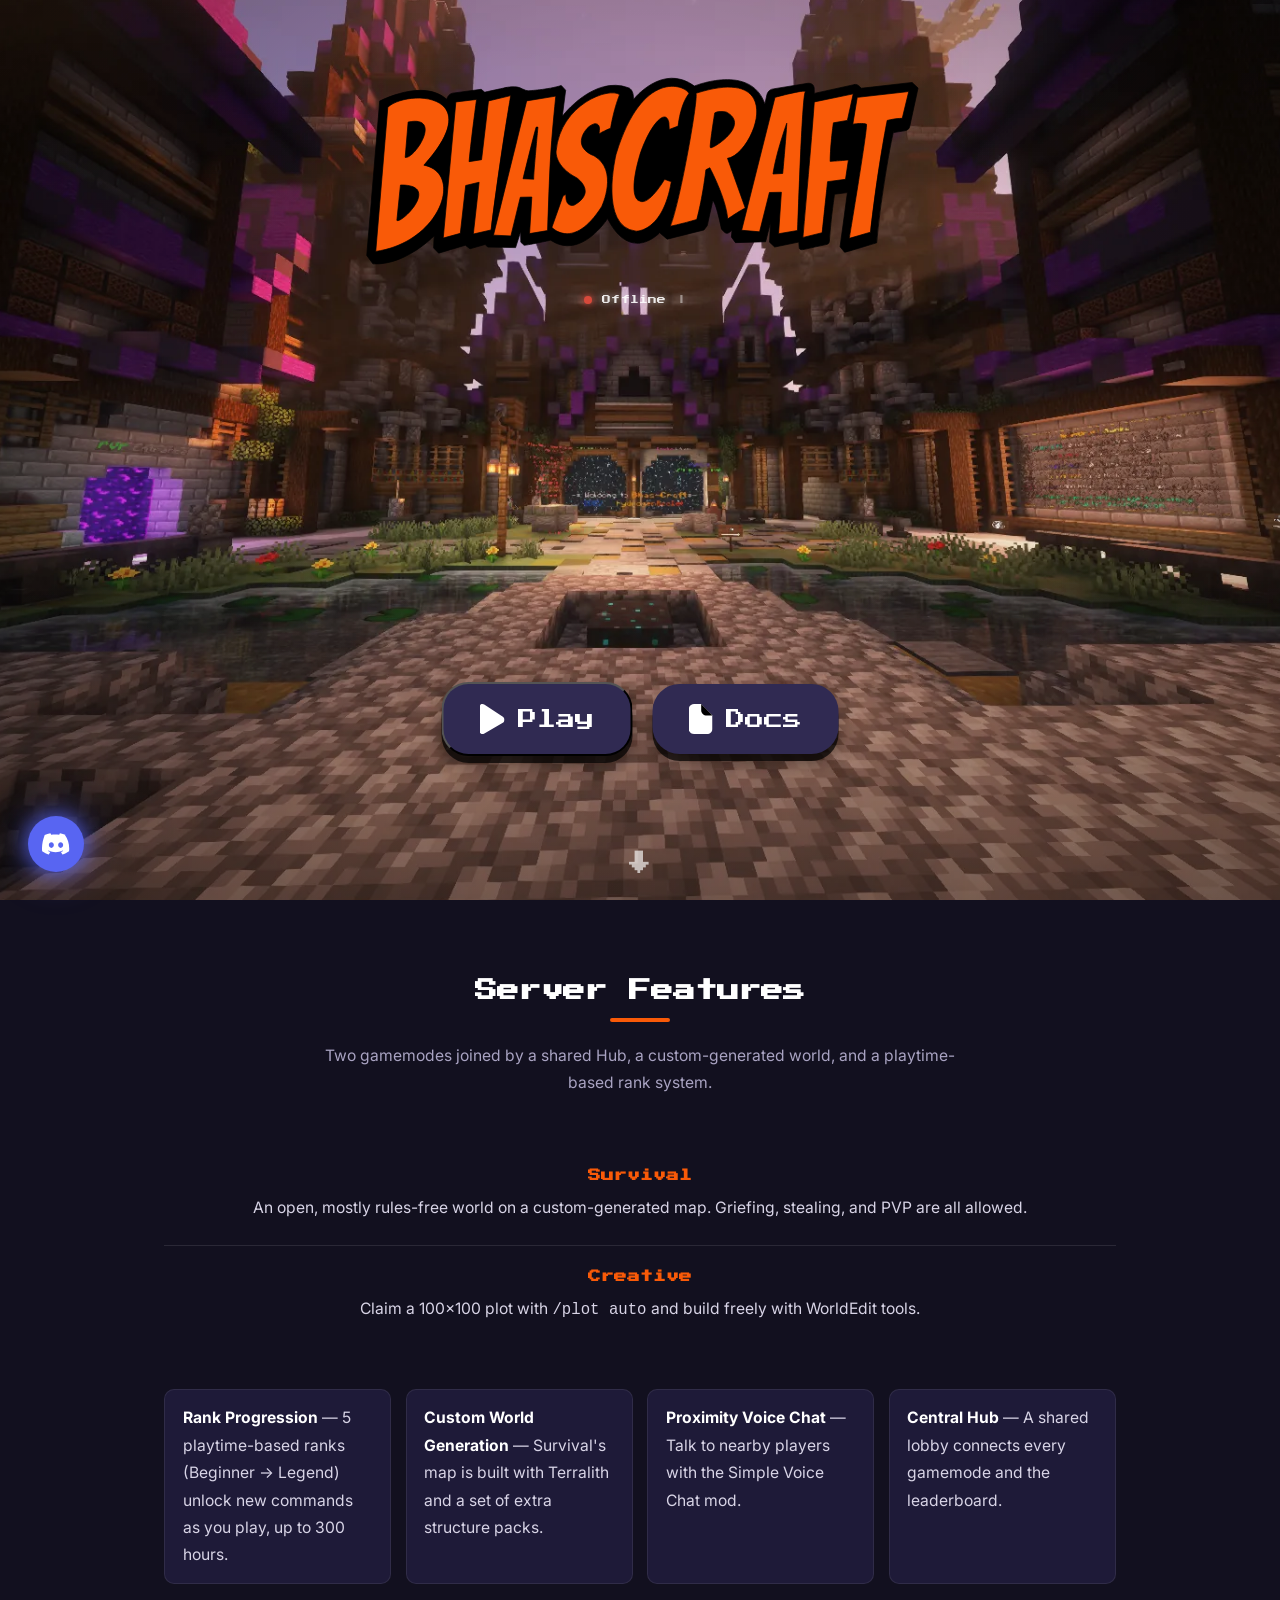
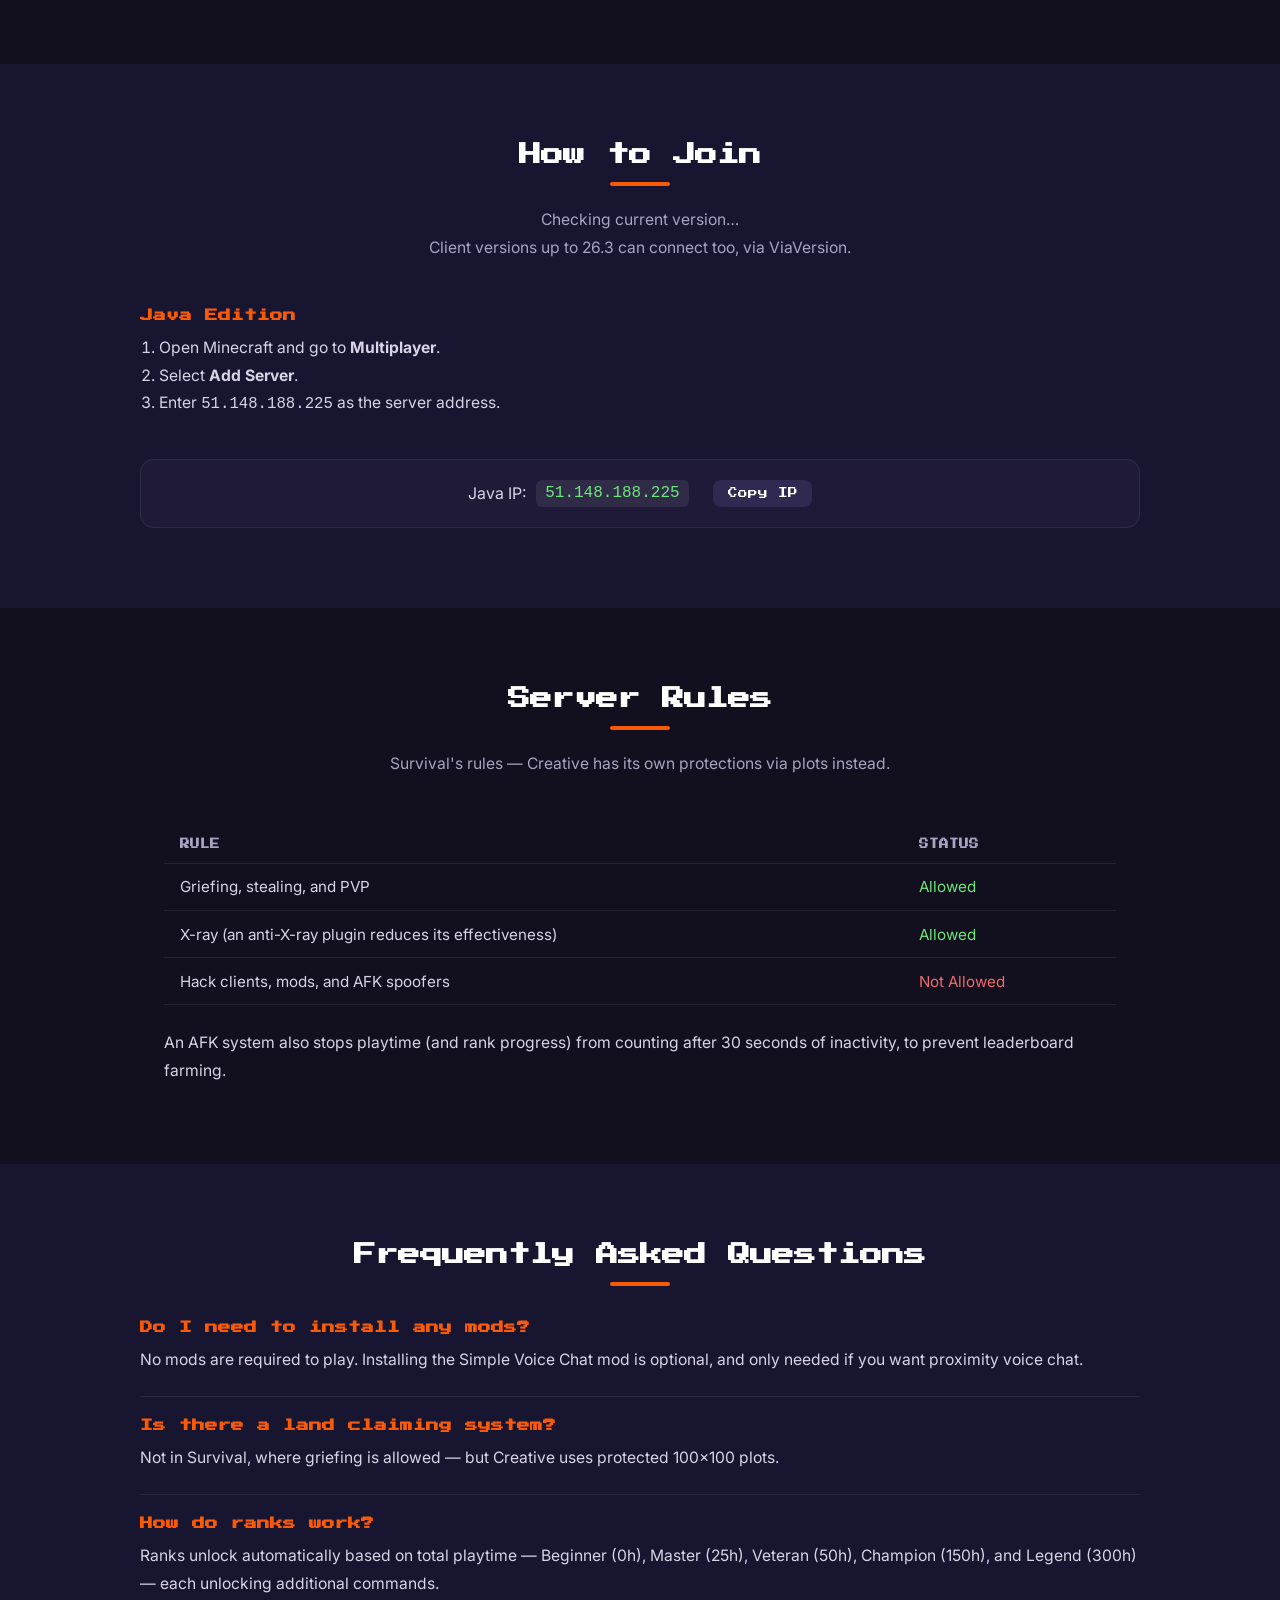
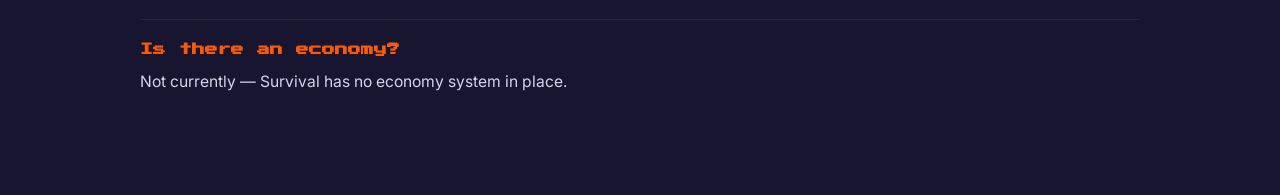
<file: index.html>
<!DOCTYPE html>
<html lang="en">
<head>
<meta charset="UTF-8">
<meta name="viewport" content="width=device-width, initial-scale=1.0">
<title>BhasCraft - Survival & Creative Minecraft Server | Java Edition</title>
<meta name="description" content="Join BhasCraft, a Minecraft server with Survival and Creative plots, running a custom-generated world with Terralith and extra structure packs. Java Edition. IP: 51.148.188.225">
<link rel="canonical" href="https://bhascraft.github.io/">
<link rel="icon" type="image/png" href="favicon.png">

<meta property="og:title" content="BhasCraft Minecraft Server">
<meta property="og:description" content="Survival & Creative — join BhasCraft on Java Edition at 51.148.188.225.">
<meta property="og:type" content="website">
<meta property="og:url" content="https://bhascraft.github.io/">
<meta property="og:image" content="https://bhascraft.github.io/Bhascraft.svg">

<script type="application/ld+json">
{
  "@context": "https://schema.org",
  "@type": "WebSite",
  "name": "BhasCraft Minecraft Server",
  "url": "https://bhascraft.github.io/",
  "description": "BhasCraft is a Minecraft server featuring Survival and Creative plots on Java Edition, with a custom-generated world built using Terralith and extra structure packs."
}
</script>

<link rel="preconnect" href="https://fonts.googleapis.com">
<link rel="preconnect" href="https://fonts.gstatic.com" crossorigin>
<link href="https://fonts.googleapis.com/css2?family=Press+Start+2P&family=Inter:wght@400;500;600;700&display=swap" rel="stylesheet">
<style>
  *, *::before, *::after { margin: 0; padding: 0; box-sizing: border-box; }

  html { scroll-behavior: smooth; }
  html, body { width: 100%; overflow-x: hidden; }

  /* Visually hidden but readable by search engines & screen readers */
  .sr-only {
    position: absolute;
    width: 1px;
    height: 1px;
    padding: 0;
    margin: -1px;
    overflow: hidden;
    clip: rect(0, 0, 0, 0);
    white-space: nowrap;
    border: 0;
  }

  body { font-family: 'Press Start 2P', monospace; background: #12101f; }

  /* ── Background ─────────────────────────────────────── */
  .hero {
    position: relative;
    width: 100vw;
    height: 100vh;
    /* Mobile browsers count the address bar / toolbar space in 100vh, even
       though that space isn't actually visible on load — so the hero (and
       the scroll-cue pinned near its bottom) extends below the real fold.
       100svh ("small viewport height") is sized to the guaranteed-visible
       area with browser chrome shown, so the whole hero always fits.
       Kept 100vh above as a fallback for browsers that don't support svh. */
    height: 100svh;
    display: flex;
    flex-direction: column;
    align-items: center;
  }

  .hero-bg {
    position: absolute;
    inset: -6%;
    background: url('Backround.webp') center / cover no-repeat;
    z-index: 0;
    will-change: transform;
  }

  /* Subtle vignette so the UI pops */
  .hero-bg::after {
    content: '';
    position: absolute;
    inset: 0;
    background:
      radial-gradient(ellipse at 50% 40%, transparent 35%, rgba(0,0,0,0.35) 100%),
      linear-gradient(to bottom, rgba(0,0,0,0.1) 0%, transparent 30%, transparent 60%, rgba(0,0,0,0.3) 100%);
  }

  /* ── Entry animations ───────────────────────────────── */
  @keyframes fadeUp {
    from { opacity: 0; transform: translateX(-50%) translateY(28px); }
    to   { opacity: 1; transform: translateX(-50%) translateY(0); }
  }

  @keyframes fadeUpButtons {
    from { opacity: 0; transform: translateX(-50%) translateY(20px); }
    to   { opacity: 1; transform: translateX(-50%) translateY(0); }
  }

  /* ── Logo ───────────────────────────────────────────── */
  .logo {
    position: absolute;
    top: 7%;
    left: 50%;
    transform: translateX(-50%);
    z-index: 1;
    width: min(580px, 78vw);
    display: flex;
    flex-direction: column;
    align-items: center;

    opacity: 0;
    animation: fadeUp 0.7s cubic-bezier(0.22, 1, 0.36, 1) 0.1s forwards;
  }
  .logo img { width: 100%; height: auto; display: block; }

  /* ── Server status ──────────────────────────────────── */
  .server-status {
    margin-top: 16px;
    display: flex;
    align-items: center;
    gap: 10px;
    color: #fff;
    font-family: 'Press Start 2P', monospace;
    font-size: 0.55rem;
    letter-spacing: 0.02em;
    opacity: 0.9;
    white-space: nowrap;
    text-shadow:
      0 0 6px rgba(255, 255, 255, 0.55),
      0 0 14px rgba(255, 255, 255, 0.3);
  }

  .status-sep {
    opacity: 0.5;
  }

  .status-dot {
    width: 8px;
    height: 8px;
    flex-shrink: 0;
    border-radius: 50%;
    background: #e74c3c;
    box-shadow: 0 0 6px 1px rgba(231, 76, 60, 0.7);
    animation: statusPulse 1.6s ease-in-out infinite;
  }

  .server-status.online .status-dot {
    background: #3ddc59;
    box-shadow: 0 0 6px 1px rgba(61, 220, 89, 0.7);
  }

  @keyframes statusPulse {
    0%, 100% { opacity: 1;   transform: scale(1); }
    50%      { opacity: 0.4; transform: scale(0.8); }
  }

  @media (max-width: 600px) {
    .server-status { font-size: 0.45rem; gap: 8px; }
  }

  /* ── Buttons ────────────────────────────────────────── */
  .buttons {
    position: absolute;
    bottom: 16%;
    left: 50%;
    transform: translateX(-50%);
    z-index: 1;
    display: flex;
    gap: 1.25rem;
    align-items: center;

    opacity: 0;
    animation: fadeUpButtons 0.6s cubic-bezier(0.22, 1, 0.36, 1) 0.45s forwards;
  }

  .btn {
    display: flex;
    align-items: center;
    gap: 14px;
    padding: 20px 36px;
    background: #302A52;
    border-radius: 27px;
    text-decoration: none;
    color: #fff;
    font-family: 'Press Start 2P', monospace;
    font-size: 1.2rem;
    white-space: nowrap;

    /* Raised-shadow depth */
    box-shadow:
      0 7px 0 rgba(0, 0, 0, 0.7),
      0 9px 20px rgba(0, 0, 0, 0.4);

    transition:
      transform 0.2s cubic-bezier(0.34, 1.56, 0.64, 1),
      box-shadow 0.2s ease,
      width 0.25s cubic-bezier(0.34, 1.56, 0.64, 1),
      background 0.2s ease;

    user-select: none;
    cursor: pointer;
  }

  .btn:hover {
    transform: translateY(-7px);
    box-shadow:
      0 14px 0 rgba(0, 0, 0, 0.7),
      0 16px 28px rgba(0, 0, 0, 0.35);
  }

  .btn:active {
    transform: translateY(2px);
    transition-duration: 0.06s;
    box-shadow:
      0 3px 0 rgba(0, 0, 0, 0.7),
      0 4px 8px rgba(0, 0, 0, 0.3);
  }

  .btn-icon {
    height: 30px;
    width: auto;
    display: block;
  }

  /* "Copied!" feedback state */
  .btn-play.copied {
    background: #2a5232;
  }

  /* Label fade for text swap */
  .btn-play span {
    display: inline-block;
    transition: opacity 0.15s ease, transform 0.15s ease;
  }
  .btn-play span.label-out {
    opacity: 0;
    transform: translateY(5px);
  }

  /* ── Mobile ─────────────────────────────────────────── */
  @media (max-width: 600px) {
    .logo {
      width: min(420px, 92vw);
      top: 10%;
    }
    .buttons {
      flex-direction: column;
      gap: 1rem;
      bottom: 10%;
      transition: bottom 0.4s cubic-bezier(0.34, 1.56, 0.64, 1);
    }
    .buttons.raised {
      bottom: 19%;
    }
    .btn {
      font-size: 1rem;
      padding: 18px 30px;
    }
  }

  /* ── Toast popup ────────────────────────────────────── */
  .toast {
    position: fixed;
    bottom: 2.5rem;
    left: 50%;
    transform: translateX(-50%) translateY(20px);
    z-index: 100;

    display: flex;
    flex-direction: column;
    align-items: center;
    gap: 6px;

    background: rgba(20, 16, 36, 0.92);
    border: 2px solid rgba(255, 255, 255, 0.15);
    border-radius: 14px;
    padding: 14px 24px;
    backdrop-filter: blur(8px);

    color: #fff;
    font-family: 'Press Start 2P', monospace;
    text-align: center;
    white-space: nowrap;

    opacity: 0;
    pointer-events: none;
    transition: opacity 0.2s ease, transform 0.25s cubic-bezier(0.34, 1.56, 0.64, 1);
  }

  .toast.show {
    opacity: 1;
    transform: translateX(-50%) translateY(0);
  }

  .toast-label {
    font-size: 0.55rem;
    color: rgba(255, 255, 255, 0.55);
    letter-spacing: 0.08em;
    text-transform: uppercase;
  }

  .toast-ip {
    font-size: 0.85rem;
    color: #6ee77a;
    letter-spacing: 0.04em;
  }

  /* ── Scroll cue ─────────────────────────────────────── */
  .scroll-cue {
    position: absolute;
    bottom: 3%;
    left: 50%;
    transform: translateX(-50%);
    z-index: 1;
    color: rgba(255, 255, 255, 0.65);
    background: none;
    border: none;
    padding: 0;
    appearance: none;
    font: inherit;
    text-decoration: none;
    font-size: 1.4rem;
    cursor: pointer;
    animation: bounce 2s ease-in-out infinite;
  }
  @keyframes bounce {
    0%, 100% { transform: translateX(-50%) translateY(0); }
    50%      { transform: translateX(-50%) translateY(8px); }
  }

  /* ── Discord FAB ───────────────────────────────────────
     Fixed to the bottom-left corner regardless of scroll position.
     Hidden until revealed (5s timeout, first scroll, or first click on
     any button) — pointer-events stay off until then so it can't be
     clicked while invisible. */
  .discord-fab {
    position: fixed;
    bottom: 1.75rem;
    left: 1.75rem;
    z-index: 90;
    width: 56px;
    height: 56px;
    border-radius: 50%;
    background: #5865F2;
    border: none;
    display: flex;
    align-items: center;
    justify-content: center;
    cursor: pointer;

    opacity: 0;
    transform: translateY(16px) scale(0.7);
    pointer-events: none;
    box-shadow: 0 0 0 rgba(88, 101, 242, 0);
    transition:
      opacity 0.4s ease,
      transform 0.4s cubic-bezier(0.34, 1.56, 0.64, 1),
      box-shadow 0.3s ease;
  }

  .discord-fab.show {
    opacity: 1;
    transform: translateY(0) scale(1);
    pointer-events: auto;
    box-shadow:
      0 0 16px 4px rgba(88, 101, 242, 0.55),
      0 0 34px 10px rgba(88, 101, 242, 0.28);
  }

  .discord-fab:hover {
    transform: translateY(-4px) scale(1.05);
    box-shadow:
      0 0 20px 6px rgba(88, 101, 242, 0.7),
      0 0 40px 14px rgba(88, 101, 242, 0.35);
  }

  .discord-fab svg { width: 28px; height: 28px; fill: #fff; }

  @media (max-width: 600px) {
    .discord-fab { left: 1.1rem; bottom: 1.1rem; width: 50px; height: 50px; }
    .discord-fab svg { width: 24px; height: 24px; }
  }

  /* ── Discord modal ──────────────────────────────────────
     Centered dialog with a dimming backdrop. The card starts slightly
     narrower and lower (same fade+slide the IP toast uses), then once
     it settles into place its width springs out to full size — the
     same bouncy width transition the Play button uses when its label
     changes. Clicking the backdrop itself (not the card) closes it. */
  .discord-modal-overlay {
    position: fixed;
    inset: 0;
    z-index: 200;
    display: flex;
    align-items: center;
    justify-content: center;

    background: rgba(8, 6, 16, 0);
    backdrop-filter: blur(0px);
    opacity: 0;
    pointer-events: none;
    transition: opacity 0.25s ease, background 0.25s ease, backdrop-filter 0.25s ease;
  }

  .discord-modal-overlay.show {
    opacity: 1;
    pointer-events: auto;
    background: rgba(8, 6, 16, 0.72);
    backdrop-filter: blur(6px);
  }

  .discord-modal-card {
    background: #181530;
    border: 1px solid rgba(255, 255, 255, 0.08);
    border-radius: 20px;
    padding: 1.1rem;
    box-shadow: 0 20px 60px rgba(0, 0, 0, 0.55);
    overflow: hidden;

    width: 150px;
    max-width: calc(100vw - 2.5rem);
    opacity: 0;
    transform: translateY(140px);
    transition:
      opacity 0.3s ease,
      transform 0.42s cubic-bezier(0.34, 1.9, 0.64, 1),
      width 0.35s cubic-bezier(0.34, 1.56, 0.64, 1) 0.28s;
  }

  .discord-modal-overlay.show .discord-modal-card {
    opacity: 1;
    transform: translateY(0);
    width: 320px;
  }

  @media (max-width: 480px) {
    .discord-modal-card { width: 120px; }
    .discord-modal-overlay.show .discord-modal-card { width: 280px; }
  }

  /* ── Discord invite card ────────────────────────────────
     A hand-built copy of Discord's own invite-link unfurl card
     (icon overlapping a banner, name, live counts, join button),
     since Discord doesn't offer that specific card as an embeddable
     widget — only the full iframe widget. Counts/name/icon are filled
     in from the public invite API at runtime; see the script below. */
  .discord-invite {
    font-family: 'Inter', system-ui, -apple-system, sans-serif;
    background: #111214;
    border-radius: 14px;
    overflow: hidden;
    border: 1px solid rgba(255, 255, 255, 0.06);
  }

  .discord-invite-banner {
    height: 64px;
    background: linear-gradient(135deg, #f95a08, #ff9d4d);
  }

  .discord-invite-icon {
    display: block;
    width: 60px;
    height: 60px;
    border-radius: 16px;
    border: 4px solid #111214;
    background: #111214 center / cover no-repeat;
    margin: -30px auto 0;
  }

  .discord-invite-body {
    padding: 0.6rem 1rem 1rem;
    text-align: center;
  }

  .discord-invite-name {
    font-weight: 700;
    color: #fff;
    font-size: 1rem;
    margin-top: 0.35rem;
  }

  .discord-invite-stats {
    display: flex;
    justify-content: center;
    gap: 0.9rem;
    margin-top: 0.5rem;
    font-size: 0.8rem;
    color: #b5bac1;
  }

  .discord-invite-stat { display: flex; align-items: center; gap: 0.35rem; }

  .discord-invite-dot {
    width: 8px;
    height: 8px;
    border-radius: 50%;
    display: inline-block;
    flex-shrink: 0;
  }
  .discord-invite-dot.online { background: #23a559; }
  .discord-invite-dot.total  { background: #80848e; }

  .discord-invite-est {
    margin-top: 0.4rem;
    font-size: 0.75rem;
    color: #949ba4;
  }

  .discord-invite-btn {
    display: block;
    margin-top: 0.9rem;
    background: #23a559;
    color: #fff;
    font-weight: 600;
    text-decoration: none;
    padding: 0.6rem 1rem;
    border-radius: 8px;
    font-size: 0.85rem;
    transition: background 0.15s ease;
  }
  .discord-invite-btn:hover { background: #1e9150; }

  /* ── Content sections (below the hero) ───────────────── */
  .site-content {
    font-family: 'Inter', system-ui, -apple-system, sans-serif;
    color: #d8d4e6;
    /* .hero is `position: relative`, which paints above ordinary in-flow content
       per stacking rules — without this, the hero-bg image's parallax overscan
       (inset: -6%, so it extends past the hero's own box) shows through over the
       top of this section as the mouse moves it around. Being positioned too (and
       later in the DOM) puts this section back on top, and the explicit background
       makes sure it's actually opaque, not just correctly stacked. */
    position: relative;
    background: #12101f;
  }

  .content-section {
    padding: 5rem 1.5rem;
    max-width: 1000px;
    margin: 0 auto;
  }

  .content-section.alt-bg {
    max-width: none;
    background: #181530;
  }
  .content-section.alt-bg > * {
    max-width: 1000px;
    margin-left: auto;
    margin-right: auto;
  }

  .site-content h2 {
    font-family: 'Press Start 2P', monospace;
    font-size: 1.4rem;
    color: #fff;
    text-align: center;
    margin-bottom: 0.75rem;
  }

  .site-content h2::after {
    content: '';
    display: block;
    width: 60px;
    height: 4px;
    background: #f95a08;
    margin: 1rem auto 0;
    border-radius: 2px;
  }

  .section-intro {
    text-align: center;
    max-width: 640px;
    margin: 1.25rem auto 3rem;
    color: #a9a3c2;
    line-height: 1.7;
  }

  .site-content h3 {
    font-family: 'Press Start 2P', monospace;
    font-size: 0.8rem;
    color: #f95a08;
    margin-bottom: 0.75rem;
  }

  .site-content p, .site-content li {
    line-height: 1.75;
    font-size: 0.98rem;
  }

  .site-content a { color: #f95a08; }

  /* Gamemode list — stacked rows, no card boxes, divided by a faint line */
  .gamemode-list {
    display: flex;
    flex-direction: column;
    margin-bottom: 2.5rem;
  }

  .gamemode-item {
    padding: 1.5rem 0;
    border-bottom: 1px solid rgba(255, 255, 255, 0.1);
    text-align: center;
  }
  .gamemode-item:last-child {
    border-bottom: none;
  }

  .feature-list {
    list-style: none;
    display: grid;
    grid-template-columns: repeat(auto-fit, minmax(220px, 1fr));
    gap: 0.9rem;
  }

  .feature-list li {
    background: #1e1a38;
    border: 1px solid rgba(255, 255, 255, 0.08);
    border-radius: 10px;
    padding: 0.9rem 1.1rem;
  }

  .feature-list strong { color: #fff; }

  /* How to Join */
  .join-grid {
    display: grid;
    grid-template-columns: repeat(auto-fit, minmax(260px, 1fr));
    gap: 2rem;
    margin-bottom: 2.5rem;
  }

  .site-content ol, .site-content ul.plain {
    padding-left: 1.2rem;
  }

  .ip-box {
    background: #1e1a38;
    border: 1px solid rgba(255, 255, 255, 0.08);
    border-radius: 14px;
    padding: 1.25rem 1.5rem;
    display: flex;
    flex-wrap: wrap;
    align-items: center;
    gap: 0.9rem 1.5rem;
    justify-content: center;
  }

  .ip-box .ip-line { display: flex; align-items: center; gap: 0.6rem; }

  .ip-box code {
    font-family: 'JetBrains Mono', 'Fira Code', monospace;
    background: rgba(255, 255, 255, 0.08);
    padding: 0.3rem 0.6rem;
    border-radius: 6px;
    color: #6ee77a;
  }

  .ip-copy-btn {
    font-family: 'Press Start 2P', monospace;
    font-size: 0.6rem;
    background: #302A52;
    color: #fff;
    border: none;
    border-radius: 8px;
    padding: 0.55rem 0.9rem;
    cursor: pointer;
  }
  .ip-copy-btn:hover { background: #3d2a5c; }

  /* Rules table */
  .rules-table {
    width: 100%;
    border-collapse: collapse;
    margin-bottom: 1.5rem;
    font-size: 0.95rem;
  }
  .rules-table th, .rules-table td {
    padding: 0.85rem 1rem;
    text-align: left;
    border-bottom: 1px solid rgba(255, 255, 255, 0.08);
  }
  .rules-table th {
    font-family: 'Press Start 2P', monospace;
    font-size: 0.6rem;
    color: #a9a3c2;
    text-transform: uppercase;
  }
  .rules-allowed  { color: #6ee77a; }
  .rules-disallowed { color: #ef6a6a; }

  /* FAQ */
  .faq-item {
    border-bottom: 1px solid rgba(255, 255, 255, 0.08);
    padding: 1.4rem 0;
  }
  .faq-item:last-child { border-bottom: none; }

  @media (max-width: 600px) {
    .content-section { padding: 3.5rem 1.25rem; }
    .site-content h2 { font-size: 1.05rem; }
  }

  /* ── Scroll reveals ───────────────────────────────────── */
  .reveal, .reveal-up {
    opacity: 0;
    transition: opacity 0.7s ease, transform 0.7s cubic-bezier(0.22, 1, 0.36, 1);
  }
  .reveal:nth-child(odd)  { transform: translateX(-50px); }
  .reveal:nth-child(even) { transform: translateX(50px); }
  .reveal-up { transform: translateY(30px); }

  .reveal.reveal-visible,
  .reveal-up.reveal-visible {
    opacity: 1;
    transform: translate(0, 0);
  }

  .reveal:nth-child(1) { transition-delay: 0s; }
  .reveal:nth-child(2) { transition-delay: 0.08s; }
  .reveal:nth-child(3) { transition-delay: 0.16s; }
  .reveal:nth-child(4) { transition-delay: 0.24s; }
  .reveal:nth-child(5) { transition-delay: 0.32s; }

  @media (prefers-reduced-motion: reduce) {
    .reveal, .reveal-up {
      transition: none;
      opacity: 1;
      transform: none;
    }
  }
</style>
</head>
<body>

<div class="hero">
  <div class="hero-bg"></div>

  <h1 class="sr-only">BhasCraft Minecraft Server — Survival &amp; Creative</h1>

  <div class="logo">
    <img src="Bhascraft.svg" alt="Bhascraft">
    <div class="server-status" id="serverStatus">
      <span class="status-dot"></span>
      <span id="statusText">Checking status…</span>
      <span class="status-sep">|</span>
      <span id="statusPlayers"></span>
    </div>
  </div>

  <div class="toast" id="toast">
    <span class="toast-label">Server IP copied!</span>
    <span class="toast-ip" id="toastIp"></span>
  </div>

  <div class="buttons">
    <button class="btn btn-play" id="playBtn">
      <img src="Play-icon.svg" alt="" class="btn-icon">
      <span>Play</span>
    </button>

    <a href="wiki/index.html" class="btn">
      <img src="Document.svg" alt="" class="btn-icon">
      Docs
    </a>
  </div>

  <button type="button" class="scroll-cue" id="scrollCue" aria-label="Scroll down for more">&#8595;</button>
</div>

<main class="site-content">

  <section id="features" class="content-section">
    <h2>Server Features</h2>
    <p class="section-intro reveal-up">Two gamemodes joined by a shared Hub, a custom-generated world, and a playtime-based rank system.</p>

    <div class="gamemode-list">
      <div class="gamemode-item reveal">
        <h3>Survival</h3>
        <p>An open, mostly rules-free world on a custom-generated map. Griefing, stealing, and PVP are all allowed.</p>
      </div>
      <div class="gamemode-item reveal">
        <h3>Creative</h3>
        <p>Claim a 100×100 plot with <code>/plot auto</code> and build freely with WorldEdit tools.</p>
      </div>
    </div>

    <ul class="feature-list">
      <li class="reveal"><strong>Rank Progression</strong> — 5 playtime-based ranks (Beginner → Legend) unlock new commands as you play, up to 300 hours.</li>
      <li class="reveal"><strong>Custom World Generation</strong> — Survival's map is built with Terralith and a set of extra structure packs.</li>
      <li class="reveal"><strong>Proximity Voice Chat</strong> — Talk to nearby players with the Simple Voice Chat mod.</li>
      <li class="reveal"><strong>Central Hub</strong> — A shared lobby connects every gamemode and the leaderboard.</li>
    </ul>
  </section>

  <section id="how-to-join" class="content-section alt-bg">
    <h2>How to Join</h2>
    <p class="section-intro reveal-up"><span id="versionText">Checking current version…</span><br>Client versions up to 26.3 can connect too, via ViaVersion.</p>

    <div class="join-grid">
      <div class="reveal">
        <h3>Java Edition</h3>
        <ol>
          <li>Open Minecraft and go to <strong>Multiplayer</strong>.</li>
          <li>Select <strong>Add Server</strong>.</li>
          <li>Enter <code>51.148.188.225</code> as the server address.</li>
        </ol>
      </div>
    </div>

    <div class="ip-box reveal-up">
      <div class="ip-line"><span>Java IP:</span> <code>51.148.188.225</code></div>
      <button class="ip-copy-btn" id="copyIpBtn">Copy IP</button>
    </div>
  </section>

  <section id="rules" class="content-section">
    <h2>Server Rules</h2>
    <p class="section-intro reveal-up">Survival's rules — Creative has its own protections via plots instead.</p>

    <table class="rules-table reveal-up">
      <thead>
        <tr><th>Rule</th><th>Status</th></tr>
      </thead>
      <tbody>
        <tr><td>Griefing, stealing, and PVP</td><td class="rules-allowed">Allowed</td></tr>
        <tr><td>X-ray (an anti-X-ray plugin reduces its effectiveness)</td><td class="rules-allowed">Allowed</td></tr>
        <tr><td>Hack clients, mods, and AFK spoofers</td><td class="rules-disallowed">Not Allowed</td></tr>
      </tbody>
    </table>
    <p class="reveal-up">An AFK system also stops playtime (and rank progress) from counting after 30 seconds of inactivity, to prevent leaderboard farming.</p>
  </section>

  <section id="faq" class="content-section alt-bg">
    <h2>Frequently Asked Questions</h2>

    <div class="faq-list">
      <div class="faq-item reveal">
        <h3>Do I need to install any mods?</h3>
        <p>No mods are required to play. Installing the Simple Voice Chat mod is optional, and only needed if you want proximity voice chat.</p>
      </div>
      <div class="faq-item reveal">
        <h3>Is there a land claiming system?</h3>
        <p>Not in Survival, where griefing is allowed — but Creative uses protected 100×100 plots.</p>
      </div>
      <div class="faq-item reveal">
        <h3>How do ranks work?</h3>
        <p>Ranks unlock automatically based on total playtime — Beginner (0h), Master (25h), Veteran (50h), Champion (150h), and Legend (300h) — each unlocking additional commands.</p>
      </div>
      <div class="faq-item reveal">
        <h3>Is there an economy?</h3>
        <p>Not currently — Survival has no economy system in place.</p>
      </div>
    </div>
  </section>

</main>

<button class="discord-fab" id="discordFab" aria-label="Join our Discord" aria-haspopup="dialog">
  <svg viewBox="0 0 24 24" xmlns="http://www.w3.org/2000/svg" aria-hidden="true"><path d="M20.317 4.3698a19.7913 19.7913 0 00-4.8851-1.5152.0741.0741 0 00-.0785.0371c-.211.3753-.4447.8648-.6083 1.2495-2.3054-.3448-4.6081-.3448-6.8949 0-.1636-.3928-.4058-.8742-.6177-1.2495a.077.077 0 00-.0785-.037 19.7363 19.7363 0 00-4.8852 1.515.0699.0699 0 00-.0321.0277C.5334 9.0458-.319 13.5799.0992 18.0578a.0824.0824 0 00.0312.0561c1.9245 1.4148 3.7896 2.2733 5.6221 2.8354a.0777.0777 0 00.0842-.0276c.4336-.5926.8194-1.2172 1.1508-1.8744a.076.076 0 00-.0416-.1057c-.6104-.2313-1.1915-.5297-1.7418-.8971a.0764.0764 0 01-.0076-.1268c.1173-.0881.2346-.1793.3462-.2717a.0763.0763 0 01.0797-.0107c3.9278 1.7933 8.1772 1.7933 12.0611 0a.076.076 0 01.0808.0089c.1116.0923.2289.1846.3462.2716a.0764.0764 0 01-.0067.1268 12.2986 12.2986 0 01-1.7423.8974.0767.0767 0 00-.0407.1064c.3374.6512.7231 1.2762 1.1509 1.8683a.076.076 0 00.0842.0286c1.8399-.5619 3.7047-1.4207 5.6297-2.8354a.0777.0777 0 00.0313-.0552c.5004-5.177-.8382-9.6739-3.5485-13.6604a.061.061 0 00-.0312-.0286zM8.02 15.3312c-1.1825 0-2.1569-1.0857-2.1569-2.419 0-1.3332.9555-2.4189 2.1569-2.4189 1.2108 0 2.1757 1.0952 2.1568 2.419 0 1.3332-.9555 2.4189-2.1568 2.4189zm7.9748 0c-1.1825 0-2.1569-1.0857-2.1569-2.419 0-1.3332.9554-2.4189 2.1569-2.4189 1.2108 0 2.1757 1.0952 2.1568 2.419 0 1.3332-.946 2.4189-2.1568 2.4189Z"/></svg>
</button>

<div class="discord-modal-overlay" id="discordOverlay" role="dialog" aria-modal="true" aria-label="BhasCraft Discord">
  <div class="discord-modal-card">
    <div class="discord-invite">
      <div class="discord-invite-banner"></div>
      <img class="discord-invite-icon" id="discordInviteIcon" alt="">
      <div class="discord-invite-body">
        <div class="discord-invite-name" id="discordInviteName">BhasCraft</div>
        <div class="discord-invite-stats">
          <span class="discord-invite-stat"><span class="discord-invite-dot online"></span><span id="discordInviteOnline">…</span></span>
          <span class="discord-invite-stat"><span class="discord-invite-dot total"></span><span id="discordInviteMembers">…</span></span>
        </div>
        <div class="discord-invite-est" id="discordInviteEst"></div>
        <a class="discord-invite-btn" id="discordInviteBtn" href="https://discord.gg/XTx7rje7e9" target="_blank" rel="noopener">Join Server</a>
      </div>
    </div>
  </div>
</div>

<script>
  /* ── Always start at the top ──────────────────────────
     Browsers restore the previous scroll position on reload by default,
     which makes the page seem to "load scrolled down" if you'd previously
     scrolled into the content sections. Force it back to the top on a
     plain reload (but not when following a #anchor link). */
  if ('scrollRestoration' in history) {
    history.scrollRestoration = 'manual';
  }
  if (!location.hash) {
    window.scrollTo(0, 0);
  }

  /* ── Scroll cue ───────────────────────────────────────
     Scrolls to the content on click without touching the URL — a #hash would
     make the "start at the top" fix above skip itself on the next reload. */
  var scrollCue = document.getElementById('scrollCue');
  if (scrollCue) {
    scrollCue.addEventListener('click', function () {
      var features = document.getElementById('features');
      if (features) features.scrollIntoView({ behavior: 'smooth' });
    });
  }

  /* ── Parallax ──────────────────────────────────────── */
  const heroBg = document.querySelector('.hero-bg');
  const logo   = document.querySelector('.logo');

  var mouse   = { x: 0.5, y: 0.5 };
  var current = { x: 0.5, y: 0.5 };
  var parallaxReady = false;

  document.addEventListener('mousemove', function (e) {
    mouse.x = e.clientX / window.innerWidth;
    mouse.y = e.clientY / window.innerHeight;
  });

  logo.addEventListener('animationend', function () {
    logo.style.animation = 'none';
    logo.style.opacity   = '1';
    parallaxReady = true;
  }, { once: true });

  // Same cleanup for the buttons' entrance animation — without releasing the
  // animation after it finishes, some browsers (mobile GPUs, Firefox private
  // windows) keep the buttons' compositor layer around indefinitely, which
  // can render their box-shadow/border-radius as a persistent, misaligned
  // ghost even though the animation itself completed and never re-runs.
  document.querySelector('.buttons').addEventListener('animationend', function (e) {
    e.currentTarget.style.animation = 'none';
    e.currentTarget.style.opacity   = '1';
  }, { once: true });

  (function loop() {
    current.x += (mouse.x - current.x) * 0.055;
    current.y += (mouse.y - current.y) * 0.055;

    var dx = current.x - 0.5;
    var dy = current.y - 0.5;

    // Background drifts with the mouse
    heroBg.style.transform =
      'translate(' + (dx * 40) + 'px, ' + (dy * 30) + 'px)';

    // Logo drifts the opposite way
    if (parallaxReady) {
      logo.style.transform =
        'translateX(calc(-50% + ' + (dx * -28) + 'px)) translateY(' + (dy * -18) + 'px)';
    }

    requestAnimationFrame(loop);
  })();

  /* ── Copy IP ───────────────────────────────────────── */
  const playBtn  = document.getElementById('playBtn');
  const label    = playBtn.querySelector('span');
  const toast    = document.getElementById('toast');
  const toastIp  = document.getElementById('toastIp');
  const buttonsEl = document.querySelector('.buttons');
  const SERVER_IP = '51.148.188.225';
  let resetTimer, toastTimer;

  function showToast(ip) {
    toastIp.textContent = ip;
    toast.classList.add('show');
    buttonsEl.classList.add('raised');
    clearTimeout(toastTimer);
    toastTimer = setTimeout(function () {
      toast.classList.remove('show');
      buttonsEl.classList.remove('raised');
    }, 2500);
  }

  function swapLabel(newText, addCopied, removeCopied) {
    var from = playBtn.offsetWidth;
    playBtn.style.width = from + 'px';
    label.classList.add('label-out');

    setTimeout(function () {
      label.textContent = newText;
      if (addCopied)    playBtn.classList.add('copied');
      if (removeCopied) playBtn.classList.remove('copied');
      label.classList.remove('label-out');

      // Measure natural width with the new text
      playBtn.style.width = '';
      var to = playBtn.offsetWidth;

      // Snap back to old width then let CSS transition carry it to new
      playBtn.style.width = from + 'px';
      requestAnimationFrame(function () {
        requestAnimationFrame(function () {
          playBtn.style.width = to + 'px';
          setTimeout(function () { playBtn.style.width = ''; }, 280);
        });
      });
    }, 150);
  }

  playBtn.addEventListener('click', function () {
    clearTimeout(resetTimer);
    navigator.clipboard.writeText(SERVER_IP).then(function () {
      swapLabel('Copied!', true, false);
      showToast(SERVER_IP);
      resetTimer = setTimeout(function () { swapLabel('Play', false, true); }, 2000);
    }).catch(function () {
      swapLabel(SERVER_IP, false, false);
      showToast(SERVER_IP);
      resetTimer = setTimeout(function () { swapLabel('Play', false, false); }, 3000);
    });
  });

  /* ── Server status ─────────────────────────────────── */
  (function () {
    var statusEl   = document.getElementById('serverStatus');
    var textEl     = document.getElementById('statusText');
    var playersEl  = document.getElementById('statusPlayers');
    var versionEl  = document.getElementById('versionText');

    function showOffline() {
      statusEl.classList.remove('online');
      textEl.textContent = 'Offline';
      playersEl.textContent = '';
    }

    fetch('https://api.mcstatus.io/v2/status/java/' + SERVER_IP)
      .then(function (r) { return r.json(); })
      .then(function (data) {
        if (!data.online) { showOffline(); return; }
        statusEl.classList.add('online');
        textEl.textContent = 'Online';
        var online = data.players ? data.players.online : 0;
        var max    = data.players ? data.players.max    : '?';
        playersEl.textContent = 'Players: ' + online + '/' + max;
        var versionName = data.version && (data.version.name_clean || data.version);
        if (versionEl && versionName) {
          versionEl.textContent = 'Currently running ' + versionName;
        }
      })
      .catch(showOffline);
  })();

  /* ── Copy IP (How to Join section) ───────────────────── */
  (function () {
    var copyBtn = document.getElementById('copyIpBtn');
    if (!copyBtn) return;
    var defaultLabel = copyBtn.textContent;
    copyBtn.addEventListener('click', function () {
      navigator.clipboard.writeText(SERVER_IP).then(function () {
        copyBtn.textContent = 'Copied!';
        setTimeout(function () { copyBtn.textContent = defaultLabel; }, 1500);
      });
    });
  })();

  /* ── Discord FAB + modal ──────────────────────────────── */
  (function () {
    var fab     = document.getElementById('discordFab');
    var overlay = document.getElementById('discordOverlay');
    if (!fab || !overlay) return;

    var revealed = false;
    function reveal() {
      if (revealed) return;
      revealed = true;
      fab.classList.add('show');
    }
    setTimeout(reveal, 5000);
    window.addEventListener('scroll', reveal, { once: true, passive: true });
    document.addEventListener('click', function (e) {
      if (!revealed && e.target.closest('button, .btn')) reveal();
    });

    function openModal()  { overlay.classList.add('show'); }
    function closeModal() { overlay.classList.remove('show'); }

    // The overlay covers the whole viewport (including the FAB) while open,
    // so there's no "click the FAB again" path to reach here — closing is
    // handled entirely by the backdrop click below and Escape.
    fab.addEventListener('click', openModal);

    // Only close on clicks that land on the backdrop itself, not the card.
    overlay.addEventListener('click', function (e) {
      if (e.target === overlay) closeModal();
    });

    document.addEventListener('keydown', function (e) {
      if (e.key === 'Escape') closeModal();
    });
  })();

  /* ── Discord invite card ───────────────────────────────
     Pulls live name/icon/counts from Discord's public invite API
     (no auth needed for a public invite) so the numbers don't go
     stale like a hardcoded card would. */
  (function () {
    var INVITE_CODE = 'XTx7rje7e9';
    var iconEl    = document.getElementById('discordInviteIcon');
    var nameEl    = document.getElementById('discordInviteName');
    var onlineEl  = document.getElementById('discordInviteOnline');
    var membersEl = document.getElementById('discordInviteMembers');
    var estEl     = document.getElementById('discordInviteEst');
    if (!iconEl) return;

    // Discord snowflake IDs encode their creation time in the top bits.
    function snowflakeDate(id) {
      var ms = Number((BigInt(id) >> 22n) + 1420070400000n);
      return new Date(ms);
    }

    fetch('https://discord.com/api/v10/invites/' + INVITE_CODE + '?with_counts=true')
      .then(function (r) { return r.ok ? r.json() : Promise.reject(); })
      .then(function (data) {
        var guild = data.guild || {};
        nameEl.textContent = guild.name || 'BhasCraft';
        iconEl.src = guild.icon
          ? 'https://cdn.discordapp.com/icons/' + guild.id + '/' + guild.icon + '.png?size=128'
          : 'favicon.png';
        onlineEl.textContent = (data.approximate_presence_count != null ? data.approximate_presence_count : '?') + ' Online';
        membersEl.textContent = (data.approximate_member_count != null ? data.approximate_member_count : '?') + ' Members';
        if (guild.id) {
          estEl.textContent = 'Est. ' + snowflakeDate(guild.id).toLocaleDateString('en-US', { month: 'short', year: 'numeric' });
        }
      })
      .catch(function () {
        iconEl.src = 'favicon.png';
        onlineEl.textContent = '';
        membersEl.textContent = '';
        estEl.textContent = '';
      });
  })();

  /* ── Scroll reveals ──────────────────────────────────── */
  (function () {
    var items = document.querySelectorAll('.reveal, .reveal-up');
    if (!items.length) return;

    if (!('IntersectionObserver' in window)) {
      items.forEach(function (el) { el.classList.add('reveal-visible'); });
      return;
    }

    var io = new IntersectionObserver(function (entries) {
      entries.forEach(function (entry) {
        if (entry.isIntersecting) {
          entry.target.classList.add('reveal-visible');
          io.unobserve(entry.target);
        }
      });
    }, { threshold: 0.15, rootMargin: '0px 0px -60px 0px' });

    items.forEach(function (el) { io.observe(el); });
  })();
</script>

</body>
</html>
</file>
